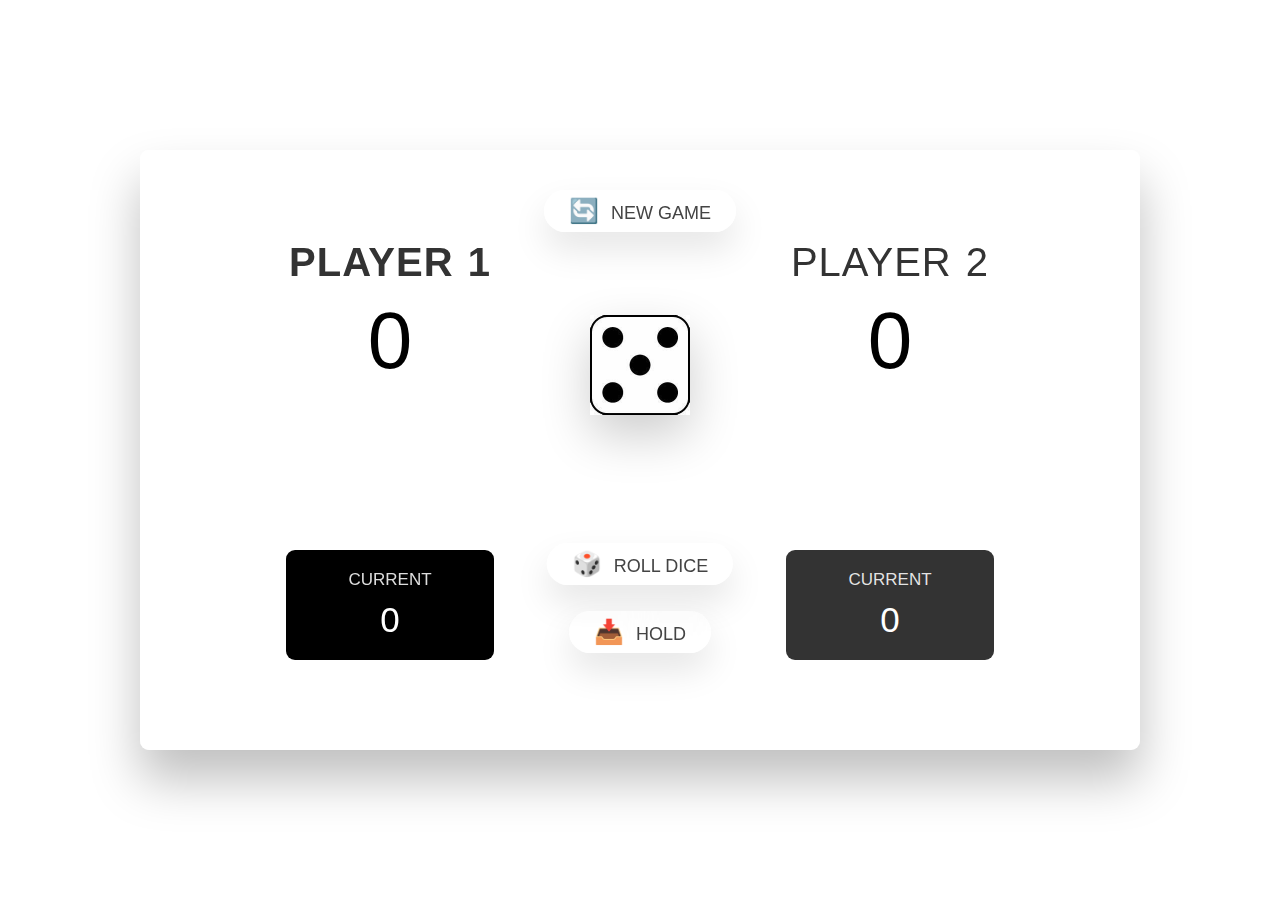
<file: index.html>
<!DOCTYPE html>
<html lang="en">

<head>
    <meta charset="UTF-8" />
    <meta name="viewport" content="width=device-width, initial-scale=1.0" />
    <meta http-equiv="X-UA-Compatible" content="ie=edge" />
    <link rel="stylesheet" href="style.css" />
    <title>Dice Game</title>
</head>

<body>
    <main>
        <section class="player player--0 player--active">
            <h2 class="name" id="name--0">Player 1</h2>
            <p class="score" id="score--0">0</p>
            <div class="current">
                <p class="current-label">Current</p>
                <p class="current-score" id="current--0">0</p>
            </div>
        </section>
        <section class="player player--1">
            <h2 class="name" id="name--1">Player 2</h2>
            <p class="score" id="score--1">0</p>
            <div class="current">
                <p class="current-label">Current</p>
                <p class="current-score" id="current--1">0</p>
            </div>
        </section>

        <img src="5.jpg" alt="Playing dice" class="dice" />
        <button class="btn btn--new">🔄 New game</button>
        <button class="btn btn--roll">🎲 Roll dice</button>
        <button class="btn btn--hold">📥 Hold</button>
    </main>
    <script src="script.js"></script>
</body>

</html>
</file>
<file: style.css>
@import url('https://fonts.googleapis.com/css2?family=Nunito&display=swap');
* {
    margin: 0;
    padding: 0;
    box-sizing: inherit;
}

html {
    font-size: 62.5%;
    box-sizing: border-box;
}

body {
    font-family:sans-serif;
    font-weight: 400;
    height: 100vh;
    color: #333;
    background-image:url(http://www.incomeactivator.com/images/freebg5.jpg);
    display: flex;
    align-items: center;
    justify-content: center;
}


/* LAYOUT */

main {
    position: relative;
    width: 100rem;
    height: 60rem;
    background-color: rgba(255, 255, 255, 0.35);
    backdrop-filter: blur(200px);
    filter: blur();
    box-shadow: 0 3rem 5rem rgba(0, 0, 0, 0.25);
    border-radius: 9px;
    overflow: hidden;
    display: flex;
}

.player {
    flex: 50%;
    padding: 9rem;
    display: flex;
    flex-direction: column;
    align-items: center;
    transition: all 0.75s;
}


/* ELEMENTS */

.name {
    position: relative;
    font-size: 4rem;
    text-transform: uppercase;
    letter-spacing: 1px;
    word-spacing: 2px;
    font-weight: 300;
    margin-bottom: 1rem;
}

.score {
    font-size: 8rem;
    font-weight: 300;
    color: black;
    margin-bottom: auto;
}

.player--active {
    background-color: rgba(255, 255, 255, 0.4);
}

.player--active .name {
    font-weight: 700;
}

.player--active .score {
    font-weight: 400;
}

.player--active .current {
    opacity: 1;
}

.current {
    background-color: black;
    opacity: 0.8;
    border-radius: 9px;
    color: #fff;
    width: 65%;
    padding: 2rem;
    text-align: center;
    transition: all 0.75s;
}

.current-label {
    text-transform: uppercase;
    margin-bottom: 1rem;
    font-size: 1.7rem;
    color: #ddd;
}

.current-score {
    font-size: 3.5rem;
}


/* ABSOLUTE POSITIONED ELEMENTS */

.btn {
    position: absolute;
    left: 50%;
    transform: translateX(-50%);
    color: #444;
    background: none;
    border: none;
    font-family: inherit;
    font-size: 1.8rem;
    text-transform: uppercase;
    cursor: pointer;
    font-weight: 400;
    transition: all 0.2s;
    background-color: white;
    background-color: rgba(255, 255, 255, 0.6);
    backdrop-filter: blur(10px);
    padding: 0.7rem 2.5rem;
    border-radius: 50rem;
    box-shadow: 0 1.75rem 3.5rem rgba(0, 0, 0, 0.1);
}

.btn::first-letter {
    font-size: 2.4rem;
    display: inline-block;
    margin-right: 0.7rem;
}

.btn--new {
    top: 4rem;
}

.btn--roll {
    top: 39.3rem;
}

.btn--hold {
    top: 46.1rem;
}

.btn:active {
    transform: translate(-50%, 3px);
    box-shadow: 0 1rem 2rem rgba(0, 0, 0, 0.15);
}

.btn:focus {
    outline: none;
}

.dice {
    position: absolute;
    left: 50%;
    top: 16.5rem;
    transform: translateX(-50%);
    height: 10rem;
    box-shadow: 0 2rem 5rem rgba(0, 0, 0, 0.2);
}

.player--winner {
    background-color: #2f2f2f;
}

.player--winner .name {
    font-weight: 700;
    color: black;
}
</file>
